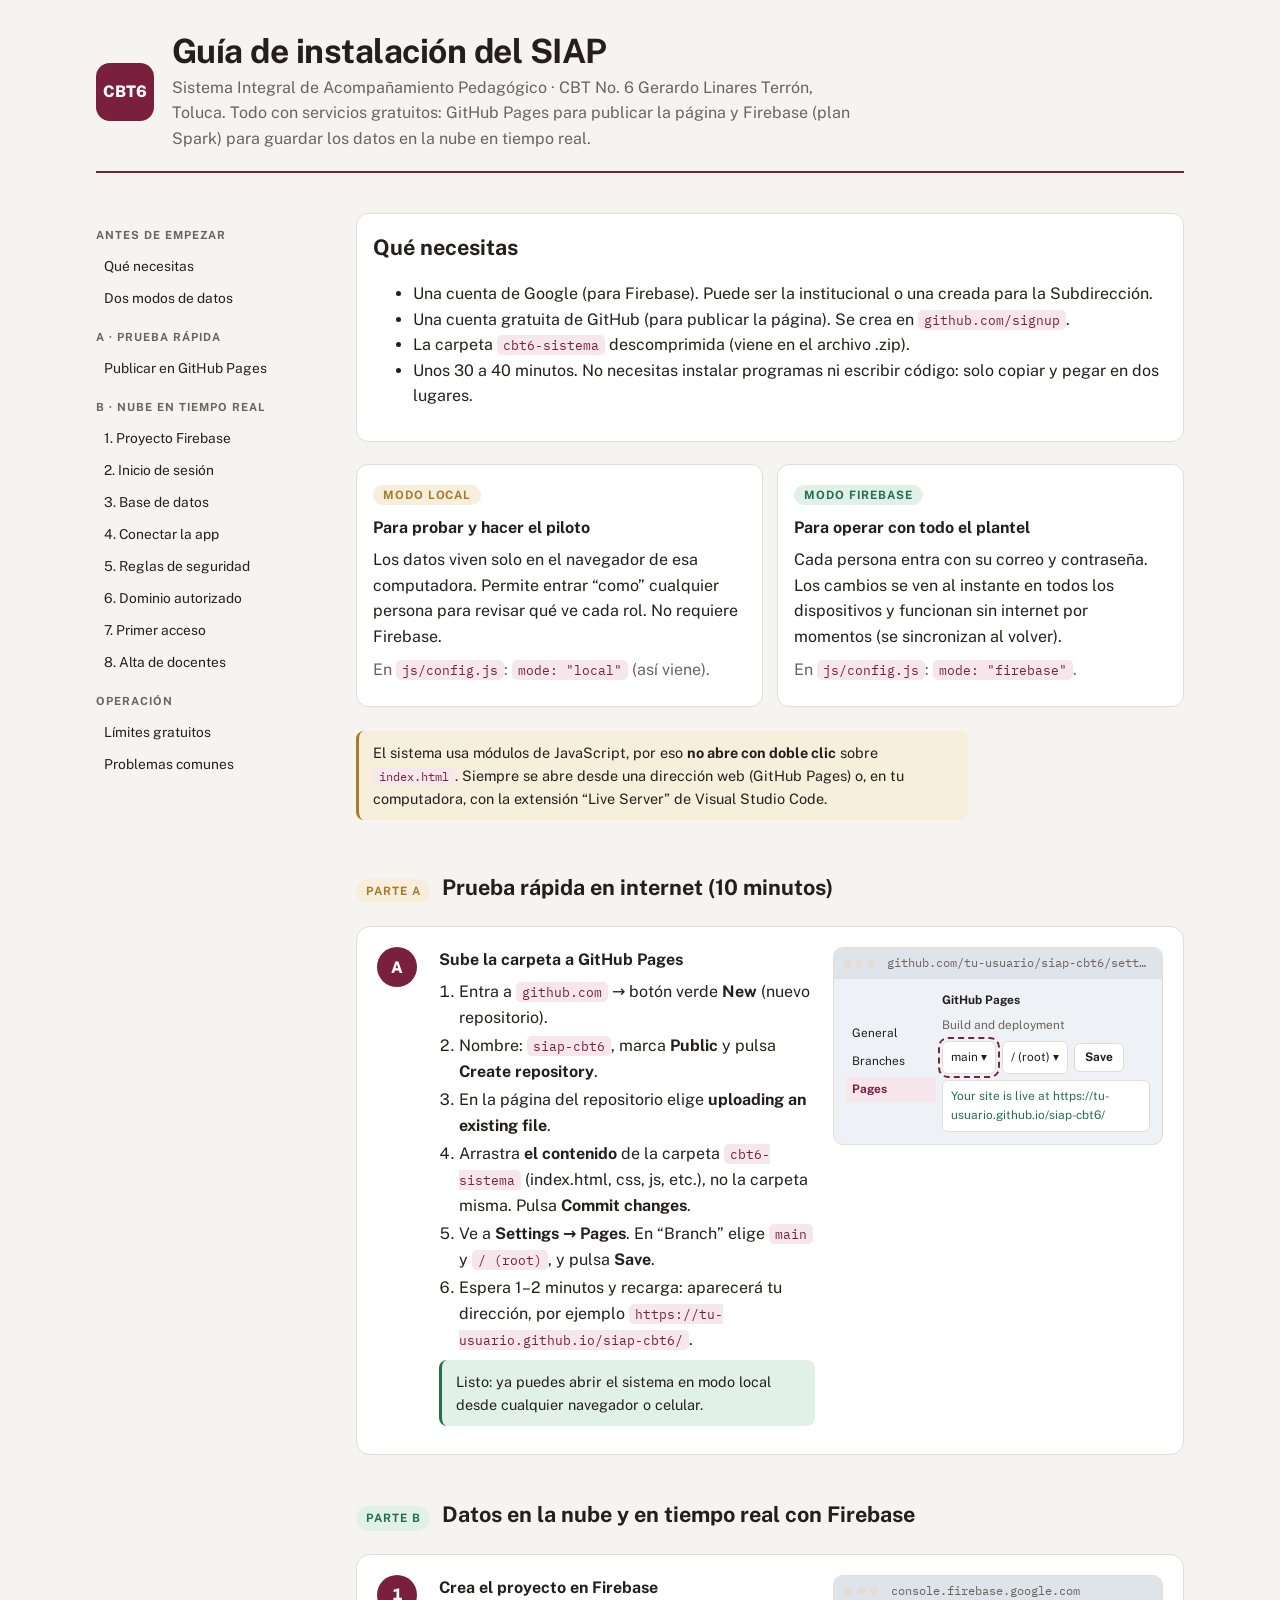
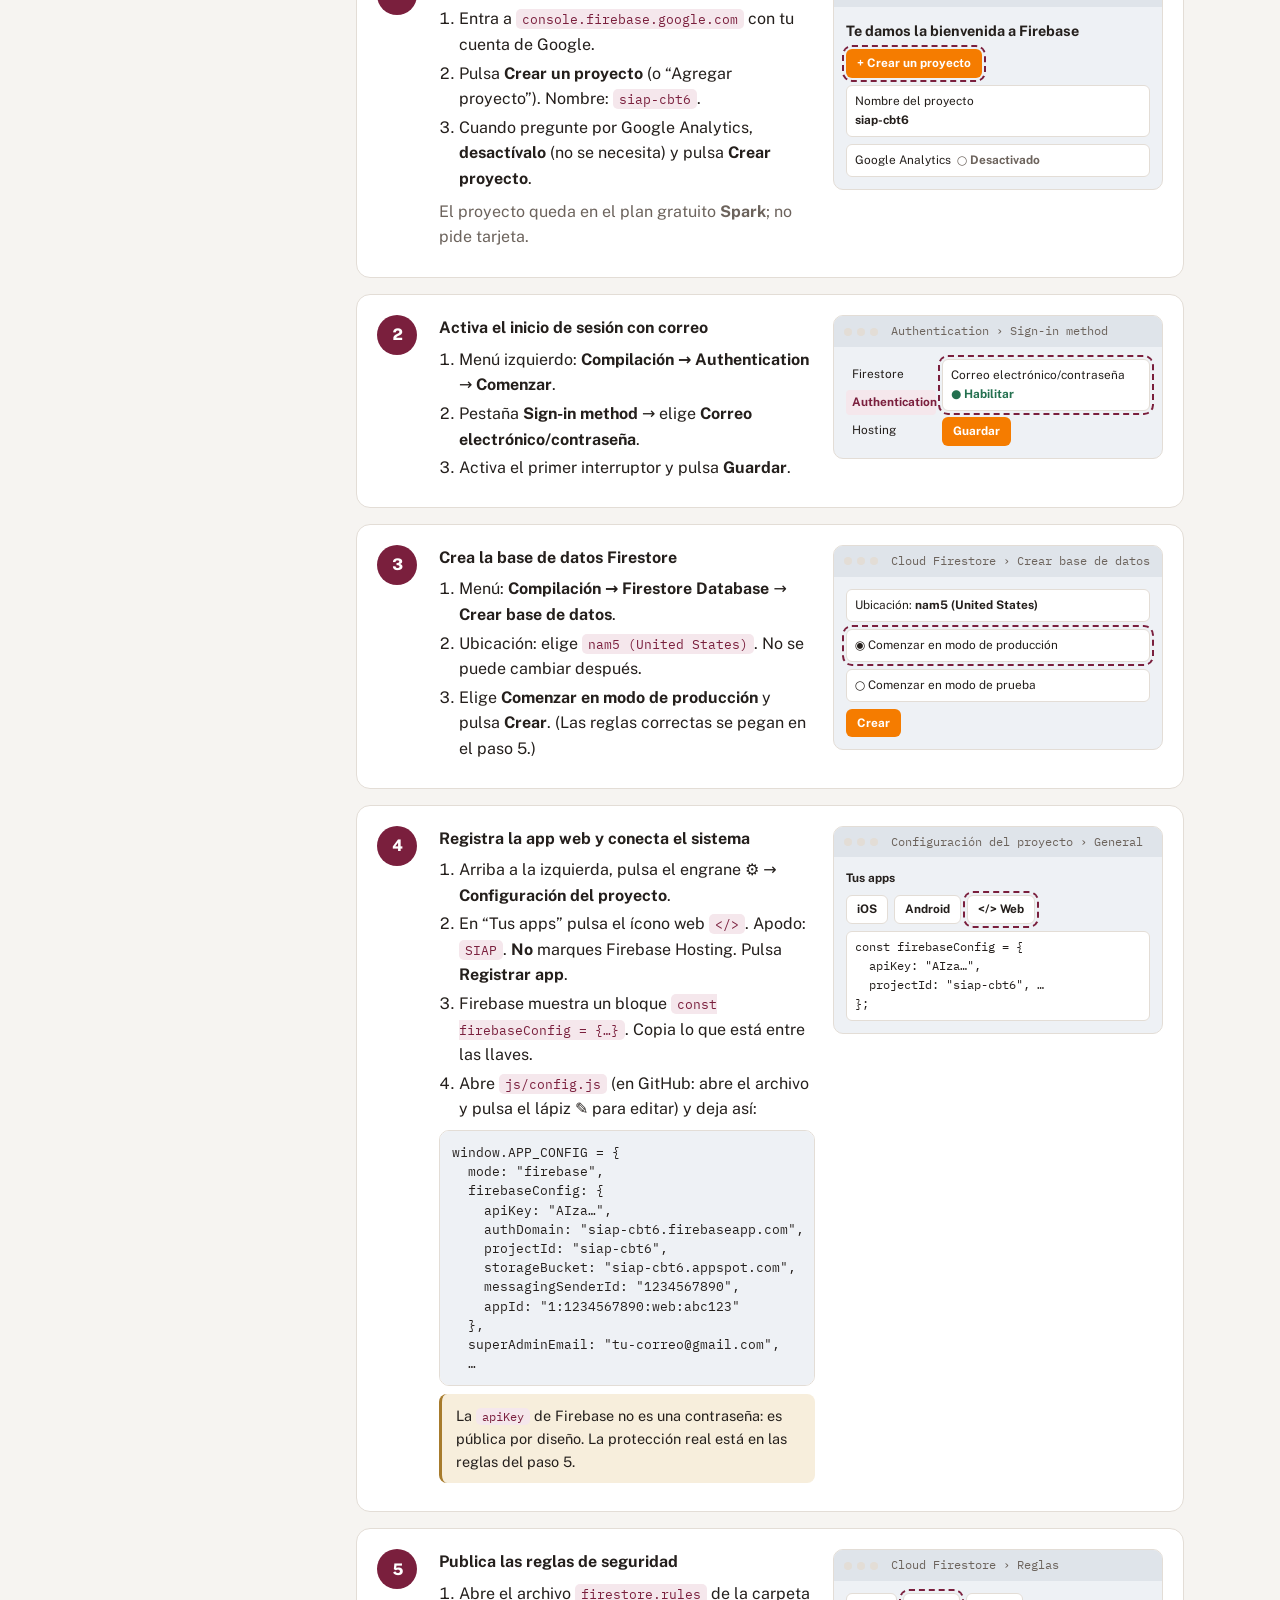
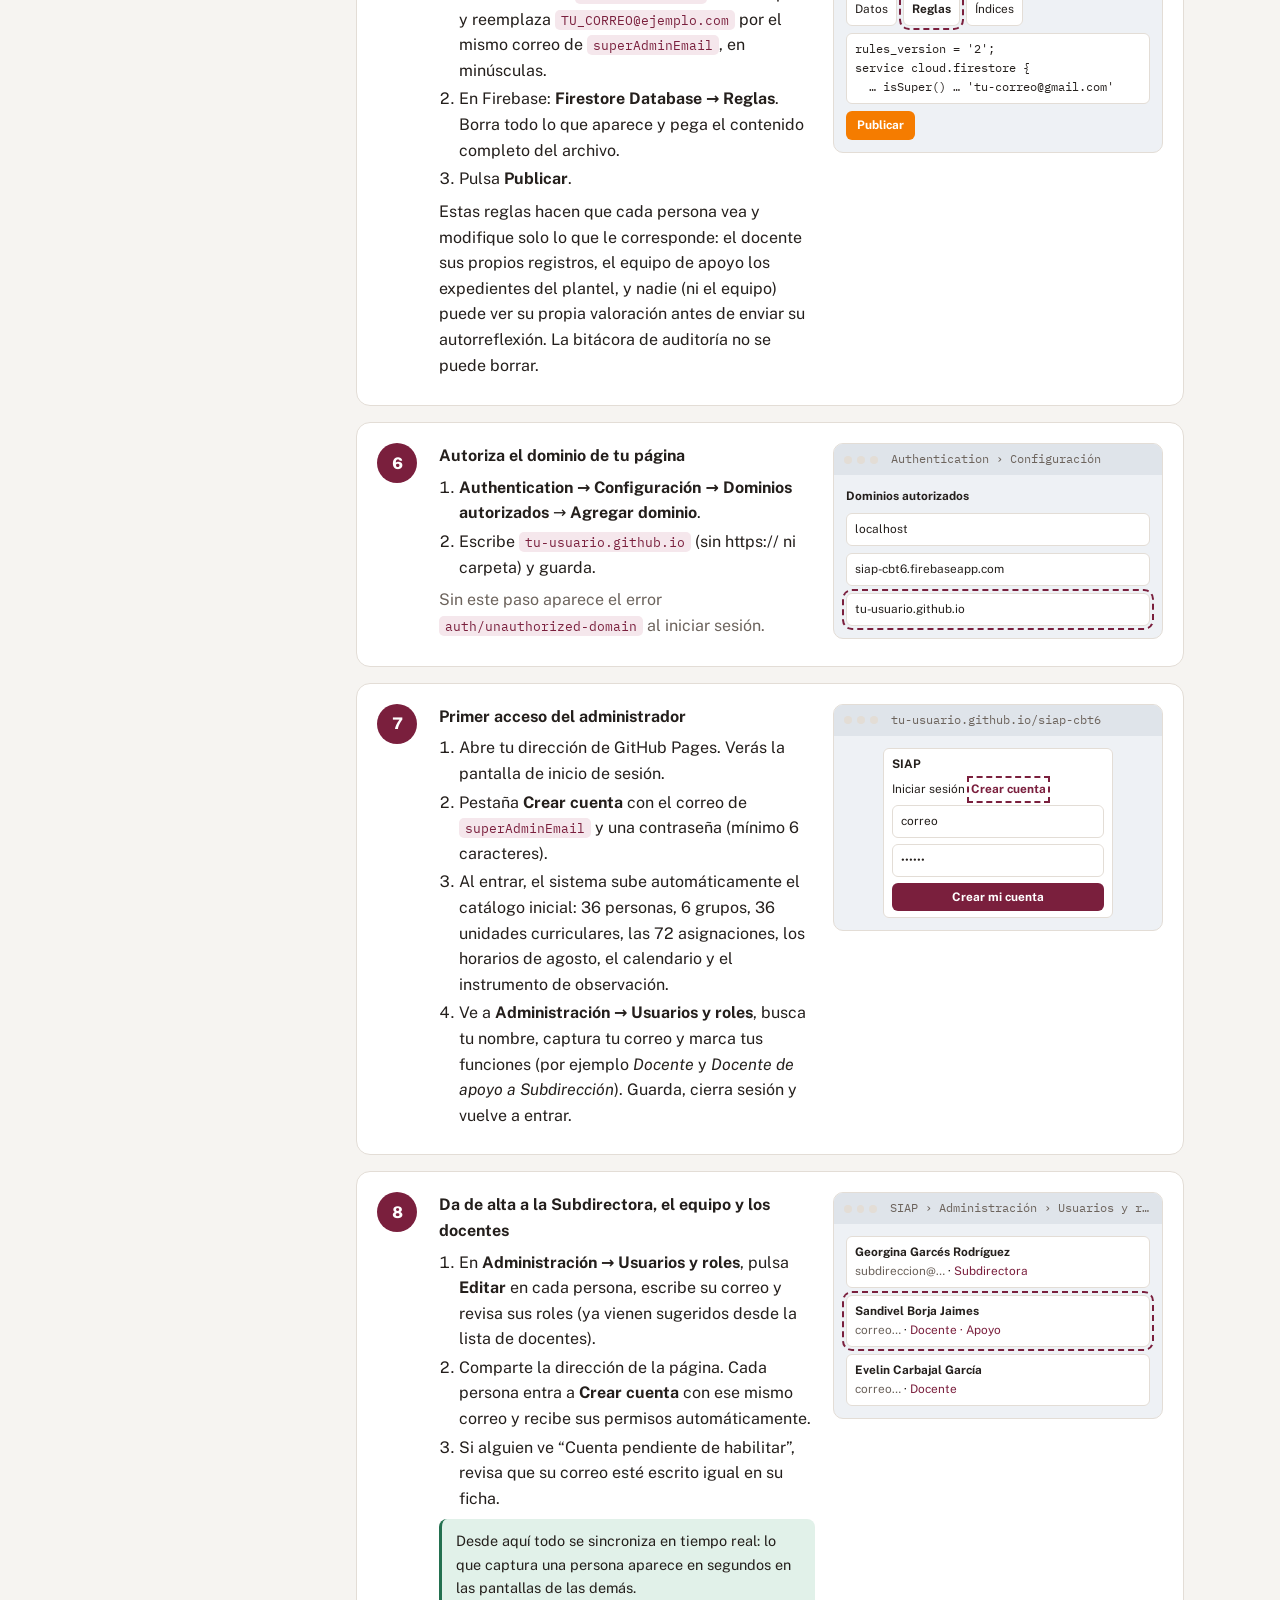
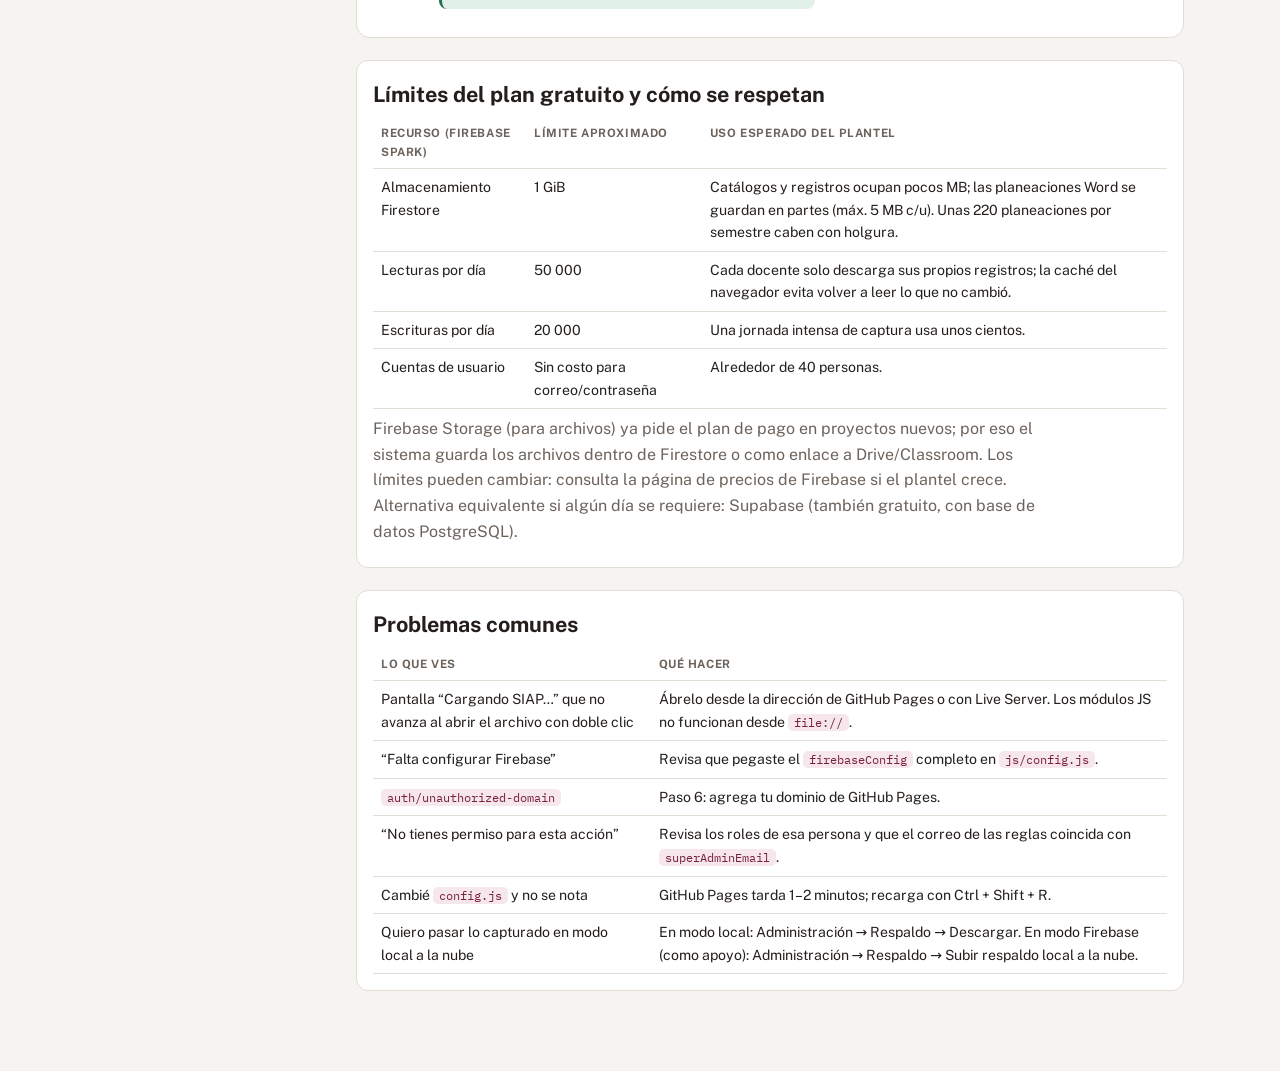
<file: guia-instalacion.html>
<!doctype html><html lang="es"><head><meta charset="utf-8"><meta name="viewport" content="width=device-width, initial-scale=1">
<title>Guía de instalación SIAP</title>
<meta name="claude:viewport-fit-sides" content="cover">
</head><body>
<link rel="stylesheet" href="https://fonts.googleapis.com/css2?family=Public+Sans:wght@400;600;700;800&family=IBM+Plex+Mono:wght@400;500&display=swap">
<style>
/* Layout: columna de lectura con índice lateral fijo; cada paso = texto + maqueta de pantalla */
:root{
  --bg:#f6f4f1; --surface:#ffffff; --ink:#241f1c; --muted:#6c635c; --line:#e3ddd6;
  --guinda:#7a1f3d; --guinda-soft:#f5e7ec; --dorado:#a77b2c; --dorado-soft:#f7eedc; --ok:#23704f; --ok-soft:#e1f1e9;
  --shot:#eef1f5; --shot-bar:#dfe4ea; --fb:#f57c00;
  --f-body:"Public Sans",system-ui,-apple-system,"Segoe UI",sans-serif; --f-mono:"IBM Plex Mono",ui-monospace,Menlo,monospace;
}
@media (prefers-color-scheme:dark){:root:not([data-theme="light"]){--bg:#161310;--surface:#211c18;--ink:#eee8e2;--muted:#b0a69c;--line:#3a332c;--guinda:#df84a2;--guinda-soft:#3b1f29;--dorado:#dcb36b;--dorado-soft:#372c1b;--ok:#73c9a5;--ok-soft:#17312a;--shot:#262b31;--shot-bar:#323941;--fb:#ffa040;color-scheme:dark}}
:root[data-theme="dark"]{--bg:#161310;--surface:#211c18;--ink:#eee8e2;--muted:#b0a69c;--line:#3a332c;--guinda:#df84a2;--guinda-soft:#3b1f29;--dorado:#dcb36b;--dorado-soft:#372c1b;--ok:#73c9a5;--ok-soft:#17312a;--shot:#262b31;--shot-bar:#323941;--fb:#ffa040;color-scheme:dark}
*{box-sizing:border-box}
body{background:var(--bg);color:var(--ink);font-family:var(--f-body);font-size:16px;line-height:1.6;margin:0}
.wrap{max-width:1120px;margin:0 auto;padding-block:32px 80px;padding-left:max(16px,env(safe-area-inset-left,0px));padding-right:max(16px,env(safe-area-inset-right,0px));display:grid;grid-template-columns:220px minmax(0,1fr);gap:40px}
nav.toc{position:sticky;top:calc(env(safe-area-inset-top,0px) + 20px);align-self:start;font-size:.86rem;display:flex;flex-direction:column;gap:2px}
nav.toc b{font-size:.7rem;letter-spacing:.09em;text-transform:uppercase;color:var(--muted);margin:14px 0 4px}
nav.toc a{color:var(--ink);text-decoration:none;padding:4px 8px;border-radius:6px}
nav.toc a:hover{background:var(--guinda-soft);color:var(--guinda)}
header.h{grid-column:1/-1;display:flex;gap:18px;align-items:center;border-bottom:2px solid var(--guinda);padding-bottom:20px}
.seal{width:58px;height:58px;border-radius:14px;background:var(--guinda);color:#fff;display:grid;place-items:center;font-weight:800;flex:none}
h1{font-size:clamp(1.5rem,3vw,2.1rem);line-height:1.15;margin:0;text-wrap:balance;letter-spacing:-.015em}
h2{font-size:1.35rem;margin:0 0 6px;text-wrap:balance}
h3{font-size:1rem;margin:0 0 4px}
p{margin:.45rem 0;max-width:68ch}
.lead{color:var(--muted);margin:4px 0 0}
main{min-width:0;display:flex;flex-direction:column;gap:22px}
section.part{display:flex;flex-direction:column;gap:16px}
.part-h{display:flex;align-items:baseline;gap:12px;margin-top:20px}
.tag{font-size:.72rem;font-weight:700;letter-spacing:.08em;text-transform:uppercase;padding:3px 10px;border-radius:99px;background:var(--dorado-soft);color:var(--dorado)}
.tag.ok{background:var(--ok-soft);color:var(--ok)}
.step{background:var(--surface);border:1px solid var(--line);border-radius:14px;padding:20px;display:grid;grid-template-columns:44px minmax(0,1fr) minmax(0,330px);gap:18px;align-items:start}
.num{width:40px;height:40px;border-radius:50%;background:var(--guinda);color:#fff;font-weight:800;display:grid;place-items:center;font-variant-numeric:tabular-nums}
.step ol,.step ul{margin:6px 0;padding-left:20px;max-width:64ch}
.step li{margin:3px 0}
code,kbd{font-family:var(--f-mono);font-size:.84em;background:var(--guinda-soft);color:var(--guinda);padding:1px 6px;border-radius:5px;word-break:break-word}
pre{font-family:var(--f-mono);font-size:.8rem;background:var(--shot);border:1px solid var(--line);border-radius:10px;padding:12px;overflow-x:auto;margin:8px 0;line-height:1.5}
.note{border-left:3px solid var(--dorado);background:var(--dorado-soft);border-radius:8px;padding:10px 14px;font-size:.9rem;margin:8px 0}
.note.ok{border-color:var(--ok);background:var(--ok-soft)}
/* maquetas de pantalla */
.shot{border:1px solid var(--line);border-radius:10px;overflow:hidden;background:var(--shot);font-size:.74rem;min-width:0}
.shot .bar{background:var(--shot-bar);padding:6px 10px;display:flex;gap:5px;align-items:center}
.shot .bar i{width:8px;height:8px;border-radius:50%;background:var(--line);display:block}
.shot .bar span{margin-left:8px;font-family:var(--f-mono);color:var(--muted);white-space:nowrap;overflow:hidden;text-overflow:ellipsis}
.shot .in{padding:12px;display:flex;flex-direction:column;gap:7px}
.ui-row{display:flex;gap:6px;align-items:center;flex-wrap:wrap}
.ui-box{background:var(--surface);border:1px solid var(--line);border-radius:6px;padding:6px 8px}
.ui-btn{display:inline-block;border-radius:6px;padding:4px 10px;font-weight:700;background:var(--surface);border:1px solid var(--line)}
.ui-btn.fb{background:var(--fb);color:#fff;border-color:transparent}
.ui-btn.gh{background:#238636;color:#fff;border-color:transparent}
.ui-btn.pri{background:var(--guinda);color:#fff;border-color:transparent}
.hl{outline:2px dashed var(--guinda);outline-offset:2px}
.ui-side{display:flex;flex-direction:column;gap:3px;width:90px;flex:none}
.ui-side span{padding:3px 6px;border-radius:4px}
.ui-side span.on{background:var(--guinda-soft);color:var(--guinda);font-weight:700}
.muted{color:var(--muted)}
.grid2{display:grid;grid-template-columns:repeat(2,minmax(0,1fr));gap:14px}
.card{background:var(--surface);border:1px solid var(--line);border-radius:12px;padding:16px}
table{border-collapse:collapse;width:100%;font-size:.88rem}
th,td{border-bottom:1px solid var(--line);padding:7px 8px;text-align:left;vertical-align:top}
th{font-size:.72rem;text-transform:uppercase;letter-spacing:.05em;color:var(--muted)}
.tw{overflow-x:auto}
a{color:var(--guinda)}
:focus-visible{outline:2px solid var(--guinda);outline-offset:2px}
@media (max-width:900px){.wrap{grid-template-columns:1fr}nav.toc{display:none}.step{grid-template-columns:40px minmax(0,1fr)}.step .shot{grid-column:1/-1}.grid2{grid-template-columns:1fr}}
</style>

<div class="wrap">
<header class="h"><div class="seal">CBT6</div><div><h1>Guía de instalación del SIAP</h1>
<p class="lead">Sistema Integral de Acompañamiento Pedagógico · CBT No. 6 Gerardo Linares Terrón, Toluca. Todo con servicios gratuitos: GitHub Pages para publicar la página y Firebase (plan Spark) para guardar los datos en la nube en tiempo real.</p></div></header>

<nav class="toc" aria-label="Contenido">
<b>Antes de empezar</b><a href="#necesitas">Qué necesitas</a><a href="#modos">Dos modos de datos</a>
<b>A · Prueba rápida</b><a href="#a1">Publicar en GitHub Pages</a>
<b>B · Nube en tiempo real</b><a href="#b1">1. Proyecto Firebase</a><a href="#b2">2. Inicio de sesión</a><a href="#b3">3. Base de datos</a><a href="#b4">4. Conectar la app</a><a href="#b5">5. Reglas de seguridad</a><a href="#b6">6. Dominio autorizado</a><a href="#b7">7. Primer acceso</a><a href="#b8">8. Alta de docentes</a>
<b>Operación</b><a href="#limites">Límites gratuitos</a><a href="#problemas">Problemas comunes</a>
</nav>

<main>
<section class="part" id="necesitas">
  <div class="card"><h2>Qué necesitas</h2>
  <ul>
    <li>Una cuenta de Google (para Firebase). Puede ser la institucional o una creada para la Subdirección.</li>
    <li>Una cuenta gratuita de GitHub (para publicar la página). Se crea en <code>github.com/signup</code>.</li>
    <li>La carpeta <code>cbt6-sistema</code> descomprimida (viene en el archivo .zip).</li>
    <li>Unos 30 a 40 minutos. No necesitas instalar programas ni escribir código: solo copiar y pegar en dos lugares.</li>
  </ul></div>
</section>

<section class="part" id="modos">
  <div class="grid2">
    <div class="card"><span class="tag">Modo local</span><h3 style="margin-top:8px">Para probar y hacer el piloto</h3><p>Los datos viven solo en el navegador de esa computadora. Permite entrar “como” cualquier persona para revisar qué ve cada rol. No requiere Firebase.</p><p class="muted">En <code>js/config.js</code>: <code>mode: "local"</code> (así viene).</p></div>
    <div class="card"><span class="tag ok">Modo Firebase</span><h3 style="margin-top:8px">Para operar con todo el plantel</h3><p>Cada persona entra con su correo y contraseña. Los cambios se ven al instante en todos los dispositivos y funcionan sin internet por momentos (se sincronizan al volver).</p><p class="muted">En <code>js/config.js</code>: <code>mode: "firebase"</code>.</p></div>
  </div>
  <p class="note">El sistema usa módulos de JavaScript, por eso <b>no abre con doble clic</b> sobre <code>index.html</code>. Siempre se abre desde una dirección web (GitHub Pages) o, en tu computadora, con la extensión “Live Server” de Visual Studio Code.</p>
</section>

<!-- ===================== PARTE A ===================== -->
<section class="part" id="a1">
  <div class="part-h"><span class="tag">Parte A</span><h2>Prueba rápida en internet (10 minutos)</h2></div>
  <div class="step"><div class="num">A</div><div>
    <h3>Sube la carpeta a GitHub Pages</h3>
    <ol>
      <li>Entra a <code>github.com</code> → botón verde <b>New</b> (nuevo repositorio).</li>
      <li>Nombre: <code>siap-cbt6</code>, marca <b>Public</b> y pulsa <b>Create repository</b>.</li>
      <li>En la página del repositorio elige <b>uploading an existing file</b>.</li>
      <li>Arrastra <b>el contenido</b> de la carpeta <code>cbt6-sistema</code> (index.html, css, js, etc.), no la carpeta misma. Pulsa <b>Commit changes</b>.</li>
      <li>Ve a <b>Settings → Pages</b>. En “Branch” elige <code>main</code> y <code>/ (root)</code>, y pulsa <b>Save</b>.</li>
      <li>Espera 1–2 minutos y recarga: aparecerá tu dirección, por ejemplo <code>https://tu-usuario.github.io/siap-cbt6/</code>.</li>
    </ol>
    <p class="note ok">Listo: ya puedes abrir el sistema en modo local desde cualquier navegador o celular.</p>
  </div>
  <div class="shot" aria-hidden="true"><div class="bar"><i></i><i></i><i></i><span>github.com/tu-usuario/siap-cbt6/settings/pages</span></div>
    <div class="in"><div class="ui-row"><div class="ui-side"><span>General</span><span>Branches</span><span class="on">Pages</span></div>
      <div style="flex:1;min-width:0;display:flex;flex-direction:column;gap:6px"><b>GitHub Pages</b><span class="muted">Build and deployment</span>
      <div class="ui-row"><span class="ui-box hl">main ▾</span><span class="ui-box">/ (root) ▾</span><span class="ui-btn">Save</span></div>
      <div class="ui-box" style="color:var(--ok)">Your site is live at https://tu-usuario.github.io/siap-cbt6/</div></div></div></div></div>
  </div>
</section>

<!-- ===================== PARTE B ===================== -->
<section class="part">
  <div class="part-h"><span class="tag ok">Parte B</span><h2>Datos en la nube y en tiempo real con Firebase</h2></div>

  <div class="step" id="b1"><div class="num">1</div><div>
    <h3>Crea el proyecto en Firebase</h3>
    <ol><li>Entra a <code>console.firebase.google.com</code> con tu cuenta de Google.</li>
      <li>Pulsa <b>Crear un proyecto</b> (o “Agregar proyecto”). Nombre: <code>siap-cbt6</code>.</li>
      <li>Cuando pregunte por Google Analytics, <b>desactívalo</b> (no se necesita) y pulsa <b>Crear proyecto</b>.</li></ol>
    <p class="muted">El proyecto queda en el plan gratuito <b>Spark</b>; no pide tarjeta.</p>
  </div>
  <div class="shot" aria-hidden="true"><div class="bar"><i></i><i></i><i></i><span>console.firebase.google.com</span></div>
    <div class="in"><b style="font-size:.9rem">Te damos la bienvenida a Firebase</b><div class="ui-row"><span class="ui-btn fb hl">+ Crear un proyecto</span></div>
    <div class="ui-box">Nombre del proyecto<br><b>siap-cbt6</b></div><div class="ui-box">Google Analytics &nbsp;<b style="color:var(--muted)">○ Desactivado</b></div></div></div>
  </div>

  <div class="step" id="b2"><div class="num">2</div><div>
    <h3>Activa el inicio de sesión con correo</h3>
    <ol><li>Menú izquierdo: <b>Compilación → Authentication</b> → <b>Comenzar</b>.</li>
      <li>Pestaña <b>Sign-in method</b> → elige <b>Correo electrónico/contraseña</b>.</li>
      <li>Activa el primer interruptor y pulsa <b>Guardar</b>.</li></ol>
  </div>
  <div class="shot" aria-hidden="true"><div class="bar"><i></i><i></i><i></i><span>Authentication › Sign-in method</span></div>
    <div class="in"><div class="ui-row"><div class="ui-side"><span>Firestore</span><span class="on">Authentication</span><span>Hosting</span></div>
    <div style="flex:1;min-width:0;display:flex;flex-direction:column;gap:6px"><div class="ui-box hl">Correo electrónico/contraseña &nbsp; <b style="color:var(--ok)">● Habilitar</b></div><span class="ui-btn fb" style="align-self:flex-start">Guardar</span></div></div></div></div>
  </div>

  <div class="step" id="b3"><div class="num">3</div><div>
    <h3>Crea la base de datos Firestore</h3>
    <ol><li>Menú: <b>Compilación → Firestore Database</b> → <b>Crear base de datos</b>.</li>
      <li>Ubicación: elige <code>nam5 (United States)</code>. No se puede cambiar después.</li>
      <li>Elige <b>Comenzar en modo de producción</b> y pulsa <b>Crear</b>. (Las reglas correctas se pegan en el paso 5.)</li></ol>
  </div>
  <div class="shot" aria-hidden="true"><div class="bar"><i></i><i></i><i></i><span>Cloud Firestore › Crear base de datos</span></div>
    <div class="in"><div class="ui-box">Ubicación: <b>nam5 (United States)</b></div><div class="ui-box hl">◉ Comenzar en modo de producción</div><div class="ui-box">○ Comenzar en modo de prueba</div><span class="ui-btn fb" style="align-self:flex-start">Crear</span></div></div>
  </div>

  <div class="step" id="b4"><div class="num">4</div><div>
    <h3>Registra la app web y conecta el sistema</h3>
    <ol><li>Arriba a la izquierda, pulsa el engrane ⚙ → <b>Configuración del proyecto</b>.</li>
      <li>En “Tus apps” pulsa el ícono web <code>&lt;/&gt;</code>. Apodo: <code>SIAP</code>. <b>No</b> marques Firebase Hosting. Pulsa <b>Registrar app</b>.</li>
      <li>Firebase muestra un bloque <code>const firebaseConfig = {…}</code>. Copia lo que está entre las llaves.</li>
      <li>Abre <code>js/config.js</code> (en GitHub: abre el archivo y pulsa el lápiz ✎ para editar) y deja así:</li></ol>
<pre>window.APP_CONFIG = {
  mode: "firebase",
  firebaseConfig: {
    apiKey: "AIza…",
    authDomain: "siap-cbt6.firebaseapp.com",
    projectId: "siap-cbt6",
    storageBucket: "siap-cbt6.appspot.com",
    messagingSenderId: "1234567890",
    appId: "1:1234567890:web:abc123"
  },
  superAdminEmail: "tu-correo@gmail.com",
  …</pre>
    <p class="note">La <code>apiKey</code> de Firebase no es una contraseña: es pública por diseño. La protección real está en las reglas del paso 5.</p>
  </div>
  <div class="shot" aria-hidden="true"><div class="bar"><i></i><i></i><i></i><span>Configuración del proyecto › General</span></div>
    <div class="in"><b>Tus apps</b><div class="ui-row"><span class="ui-btn">iOS</span><span class="ui-btn">Android</span><span class="ui-btn hl">&lt;/&gt; Web</span></div>
    <div class="ui-box" style="font-family:var(--f-mono)">const firebaseConfig = {<br>&nbsp; apiKey: "AIza…",<br>&nbsp; projectId: "siap-cbt6", …<br>};</div></div></div>
  </div>

  <div class="step" id="b5"><div class="num">5</div><div>
    <h3>Publica las reglas de seguridad</h3>
    <ol><li>Abre el archivo <code>firestore.rules</code> de la carpeta y reemplaza <code>TU_CORREO@ejemplo.com</code> por el mismo correo de <code>superAdminEmail</code>, en minúsculas.</li>
      <li>En Firebase: <b>Firestore Database → Reglas</b>. Borra todo lo que aparece y pega el contenido completo del archivo.</li>
      <li>Pulsa <b>Publicar</b>.</li></ol>
    <p>Estas reglas hacen que cada persona vea y modifique solo lo que le corresponde: el docente sus propios registros, el equipo de apoyo los expedientes del plantel, y nadie (ni el equipo) puede ver su propia valoración antes de enviar su autorreflexión. La bitácora de auditoría no se puede borrar.</p>
  </div>
  <div class="shot" aria-hidden="true"><div class="bar"><i></i><i></i><i></i><span>Cloud Firestore › Reglas</span></div>
    <div class="in"><div class="ui-row"><span class="ui-box">Datos</span><span class="ui-box hl"><b>Reglas</b></span><span class="ui-box">Índices</span></div>
    <div class="ui-box" style="font-family:var(--f-mono)">rules_version = '2';<br>service cloud.firestore {<br>&nbsp; … isSuper() … 'tu-correo@gmail.com'</div><span class="ui-btn fb" style="align-self:flex-start">Publicar</span></div></div>
  </div>

  <div class="step" id="b6"><div class="num">6</div><div>
    <h3>Autoriza el dominio de tu página</h3>
    <ol><li><b>Authentication → Configuración → Dominios autorizados</b> → <b>Agregar dominio</b>.</li>
      <li>Escribe <code>tu-usuario.github.io</code> (sin https:// ni carpeta) y guarda.</li></ol>
    <p class="muted">Sin este paso aparece el error <code>auth/unauthorized-domain</code> al iniciar sesión.</p>
  </div>
  <div class="shot" aria-hidden="true"><div class="bar"><i></i><i></i><i></i><span>Authentication › Configuración</span></div>
    <div class="in"><b>Dominios autorizados</b><div class="ui-box">localhost</div><div class="ui-box">siap-cbt6.firebaseapp.com</div><div class="ui-box hl">tu-usuario.github.io</div></div></div>
  </div>

  <div class="step" id="b7"><div class="num">7</div><div>
    <h3>Primer acceso del administrador</h3>
    <ol><li>Abre tu dirección de GitHub Pages. Verás la pantalla de inicio de sesión.</li>
      <li>Pestaña <b>Crear cuenta</b> con el correo de <code>superAdminEmail</code> y una contraseña (mínimo 6 caracteres).</li>
      <li>Al entrar, el sistema sube automáticamente el catálogo inicial: 36 personas, 6 grupos, 36 unidades curriculares, las 72 asignaciones, los horarios de agosto, el calendario y el instrumento de observación.</li>
      <li>Ve a <b>Administración → Usuarios y roles</b>, busca tu nombre, captura tu correo y marca tus funciones (por ejemplo <i>Docente</i> y <i>Docente de apoyo a Subdirección</i>). Guarda, cierra sesión y vuelve a entrar.</li></ol>
  </div>
  <div class="shot" aria-hidden="true"><div class="bar"><i></i><i></i><i></i><span>tu-usuario.github.io/siap-cbt6</span></div>
    <div class="in" style="align-items:center"><div class="ui-box" style="width:100%;max-width:230px;display:flex;flex-direction:column;gap:6px"><b>SIAP</b><div class="ui-row"><span>Iniciar sesión</span><b style="color:var(--guinda)" class="hl">Crear cuenta</b></div><div class="ui-box">correo</div><div class="ui-box">••••••</div><span class="ui-btn pri" style="text-align:center">Crear mi cuenta</span></div></div></div>
  </div>

  <div class="step" id="b8"><div class="num">8</div><div>
    <h3>Da de alta a la Subdirectora, el equipo y los docentes</h3>
    <ol><li>En <b>Administración → Usuarios y roles</b>, pulsa <b>Editar</b> en cada persona, escribe su correo y revisa sus roles (ya vienen sugeridos desde la lista de docentes).</li>
      <li>Comparte la dirección de la página. Cada persona entra a <b>Crear cuenta</b> con ese mismo correo y recibe sus permisos automáticamente.</li>
      <li>Si alguien ve “Cuenta pendiente de habilitar”, revisa que su correo esté escrito igual en su ficha.</li></ol>
    <p class="note ok">Desde aquí todo se sincroniza en tiempo real: lo que captura una persona aparece en segundos en las pantallas de las demás.</p>
  </div>
  <div class="shot" aria-hidden="true"><div class="bar"><i></i><i></i><i></i><span>SIAP › Administración › Usuarios y roles</span></div>
    <div class="in"><div class="ui-box"><b>Georgina Garcés Rodríguez</b><br><span class="muted">subdireccion@…</span> · <span style="color:var(--guinda)">Subdirectora</span></div><div class="ui-box hl"><b>Sandivel Borja Jaimes</b><br><span class="muted">correo…</span> · <span style="color:var(--guinda)">Docente · Apoyo</span></div><div class="ui-box"><b>Evelin Carbajal García</b><br><span class="muted">correo…</span> · <span style="color:var(--guinda)">Docente</span></div></div></div>
  </div>
</section>

<section class="part" id="limites">
  <div class="card"><h2>Límites del plan gratuito y cómo se respetan</h2>
  <div class="tw"><table><thead><tr><th>Recurso (Firebase Spark)</th><th>Límite aproximado</th><th>Uso esperado del plantel</th></tr></thead><tbody>
    <tr><td>Almacenamiento Firestore</td><td>1 GiB</td><td>Catálogos y registros ocupan pocos MB; las planeaciones Word se guardan en partes (máx. 5 MB c/u). Unas 220 planeaciones por semestre caben con holgura.</td></tr>
    <tr><td>Lecturas por día</td><td>50 000</td><td>Cada docente solo descarga sus propios registros; la caché del navegador evita volver a leer lo que no cambió.</td></tr>
    <tr><td>Escrituras por día</td><td>20 000</td><td>Una jornada intensa de captura usa unos cientos.</td></tr>
    <tr><td>Cuentas de usuario</td><td>Sin costo para correo/contraseña</td><td>Alrededor de 40 personas.</td></tr>
  </tbody></table></div>
  <p class="muted">Firebase Storage (para archivos) ya pide el plan de pago en proyectos nuevos; por eso el sistema guarda los archivos dentro de Firestore o como enlace a Drive/Classroom. Los límites pueden cambiar: consulta la página de precios de Firebase si el plantel crece. Alternativa equivalente si algún día se requiere: Supabase (también gratuito, con base de datos PostgreSQL).</p></div>
</section>

<section class="part" id="problemas">
  <div class="card"><h2>Problemas comunes</h2>
  <div class="tw"><table><thead><tr><th>Lo que ves</th><th>Qué hacer</th></tr></thead><tbody>
    <tr><td>Pantalla “Cargando SIAP…” que no avanza al abrir el archivo con doble clic</td><td>Ábrelo desde la dirección de GitHub Pages o con Live Server. Los módulos JS no funcionan desde <code>file://</code>.</td></tr>
    <tr><td>“Falta configurar Firebase”</td><td>Revisa que pegaste el <code>firebaseConfig</code> completo en <code>js/config.js</code>.</td></tr>
    <tr><td><code>auth/unauthorized-domain</code></td><td>Paso 6: agrega tu dominio de GitHub Pages.</td></tr>
    <tr><td>“No tienes permiso para esta acción”</td><td>Revisa los roles de esa persona y que el correo de las reglas coincida con <code>superAdminEmail</code>.</td></tr>
    <tr><td>Cambié <code>config.js</code> y no se nota</td><td>GitHub Pages tarda 1–2 minutos; recarga con Ctrl + Shift + R.</td></tr>
    <tr><td>Quiero pasar lo capturado en modo local a la nube</td><td>En modo local: Administración → Respaldo → Descargar. En modo Firebase (como apoyo): Administración → Respaldo → Subir respaldo local a la nube.</td></tr>
  </tbody></table></div></div>
</section>
</main>
</div>
</body></html>
</file>
